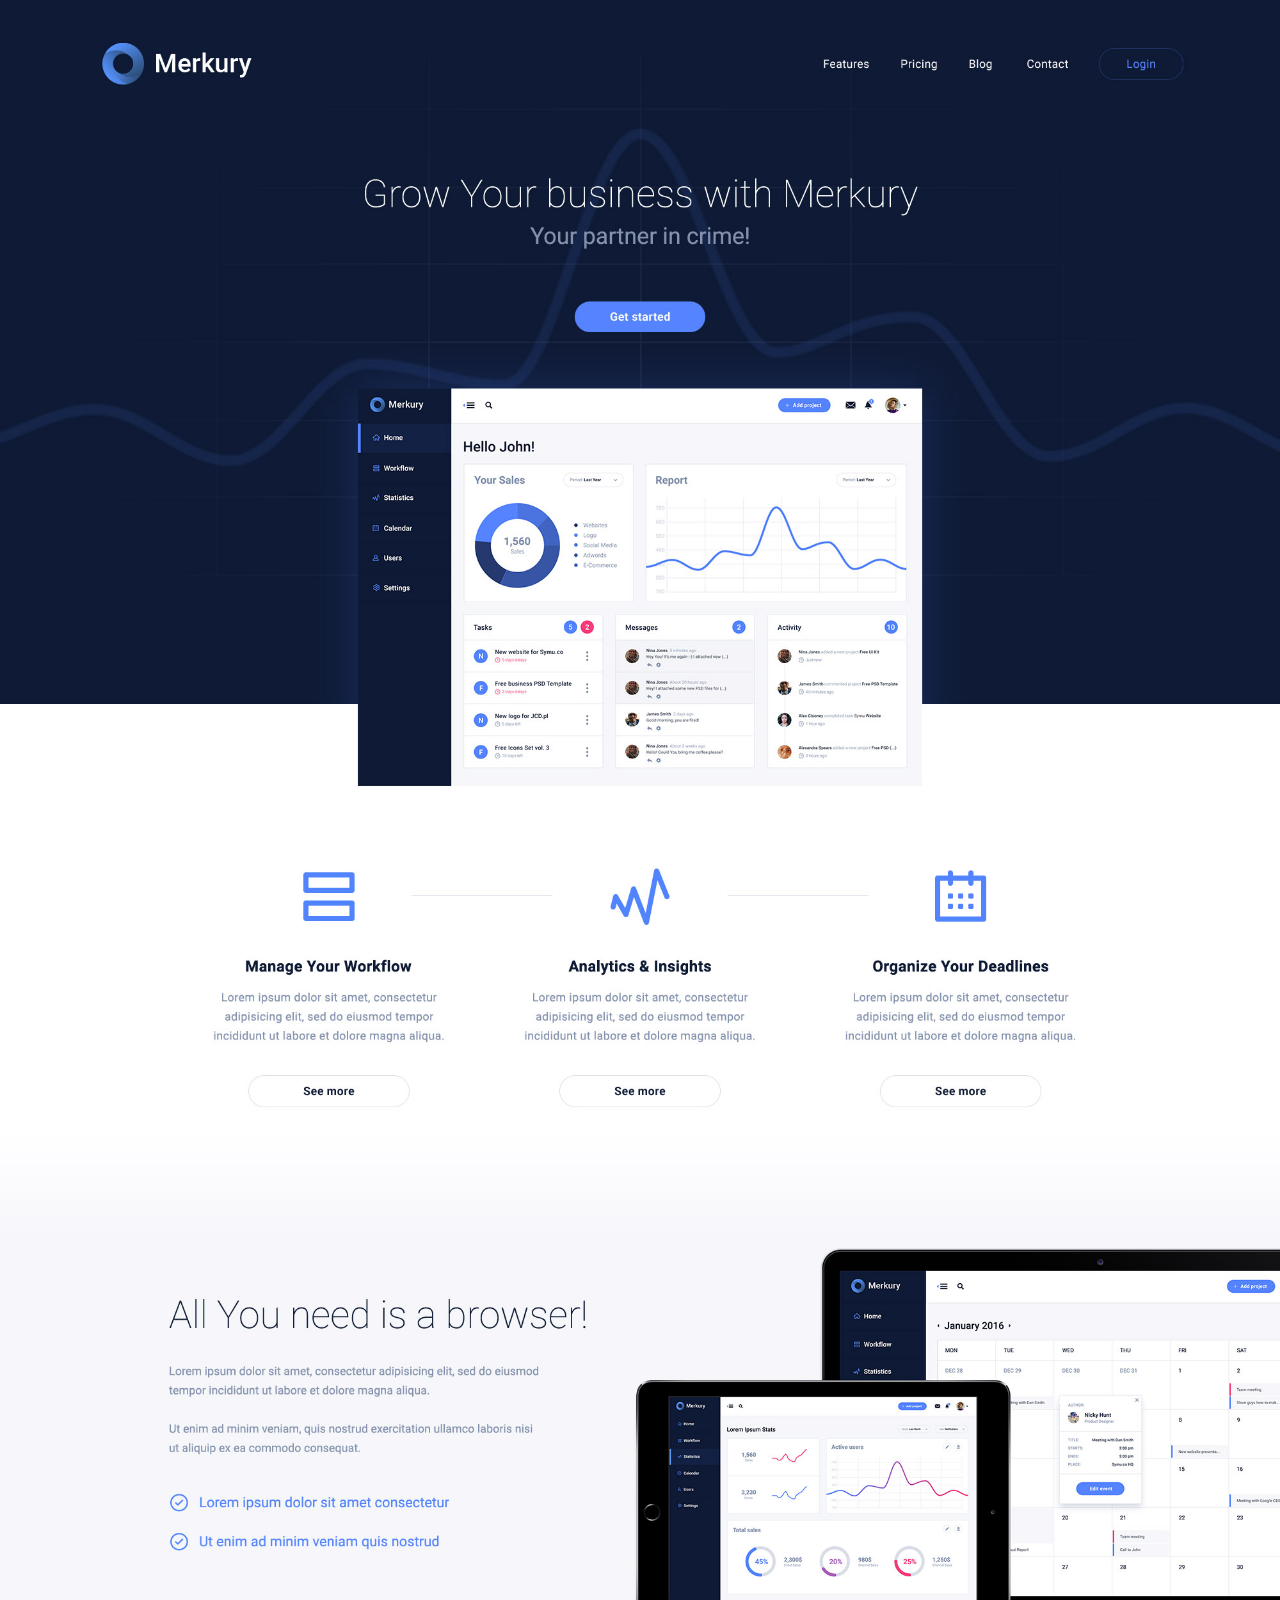
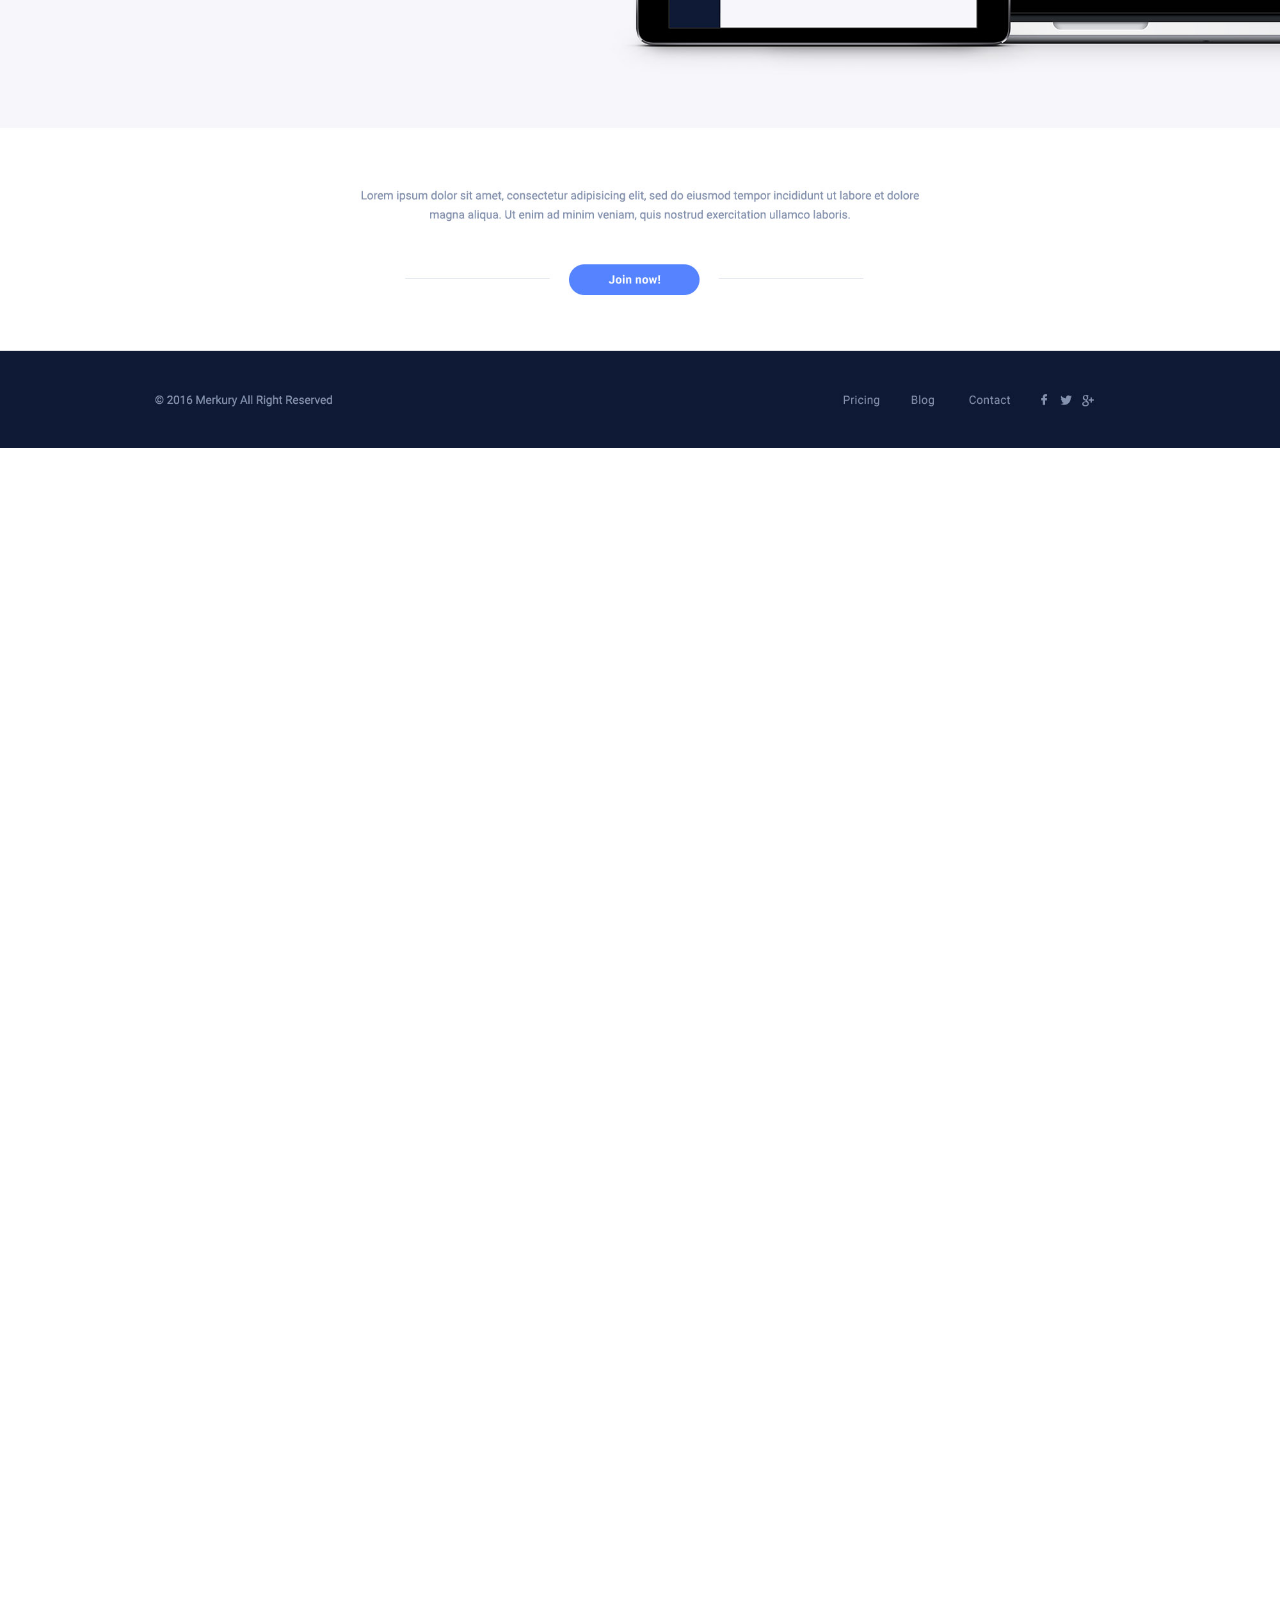
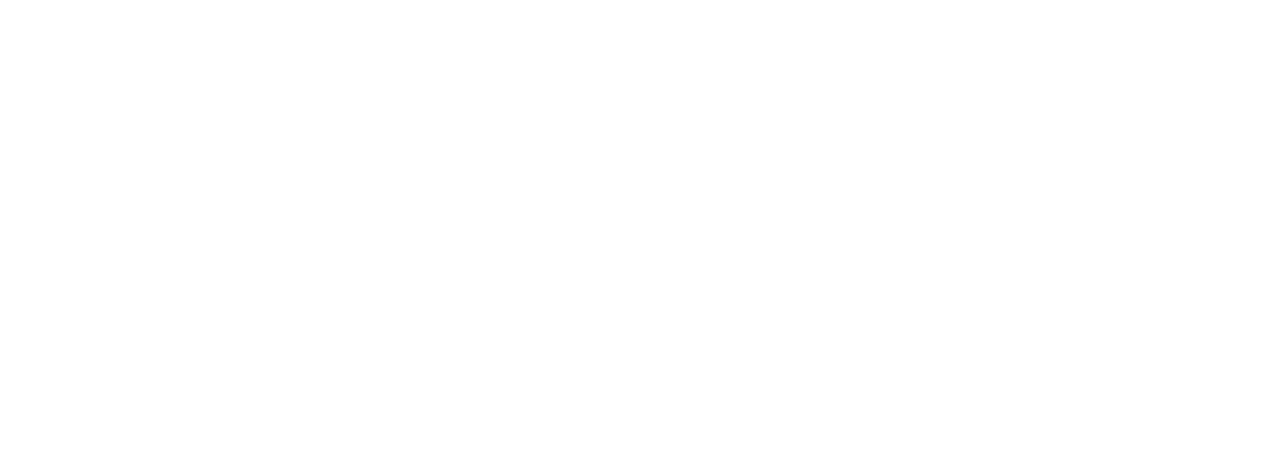
<file: merkury/doc/index.html>
<!DOCTYPE html>
<html lang="ru">
<head>
    <meta charset="UTF-8">
    <meta name="viewport" content="width=device-width, initial-scale=1.0">
    <meta http-equiv="X-UA-Compatible" content="ie=edge">
    <title>Document</title>
    <style type="text/css">
        body { 
            margin: 0;
        }
  </style>
</head>
<body>
    <img src="index.jpg" width="100%">
</body>
</html>
</file>
